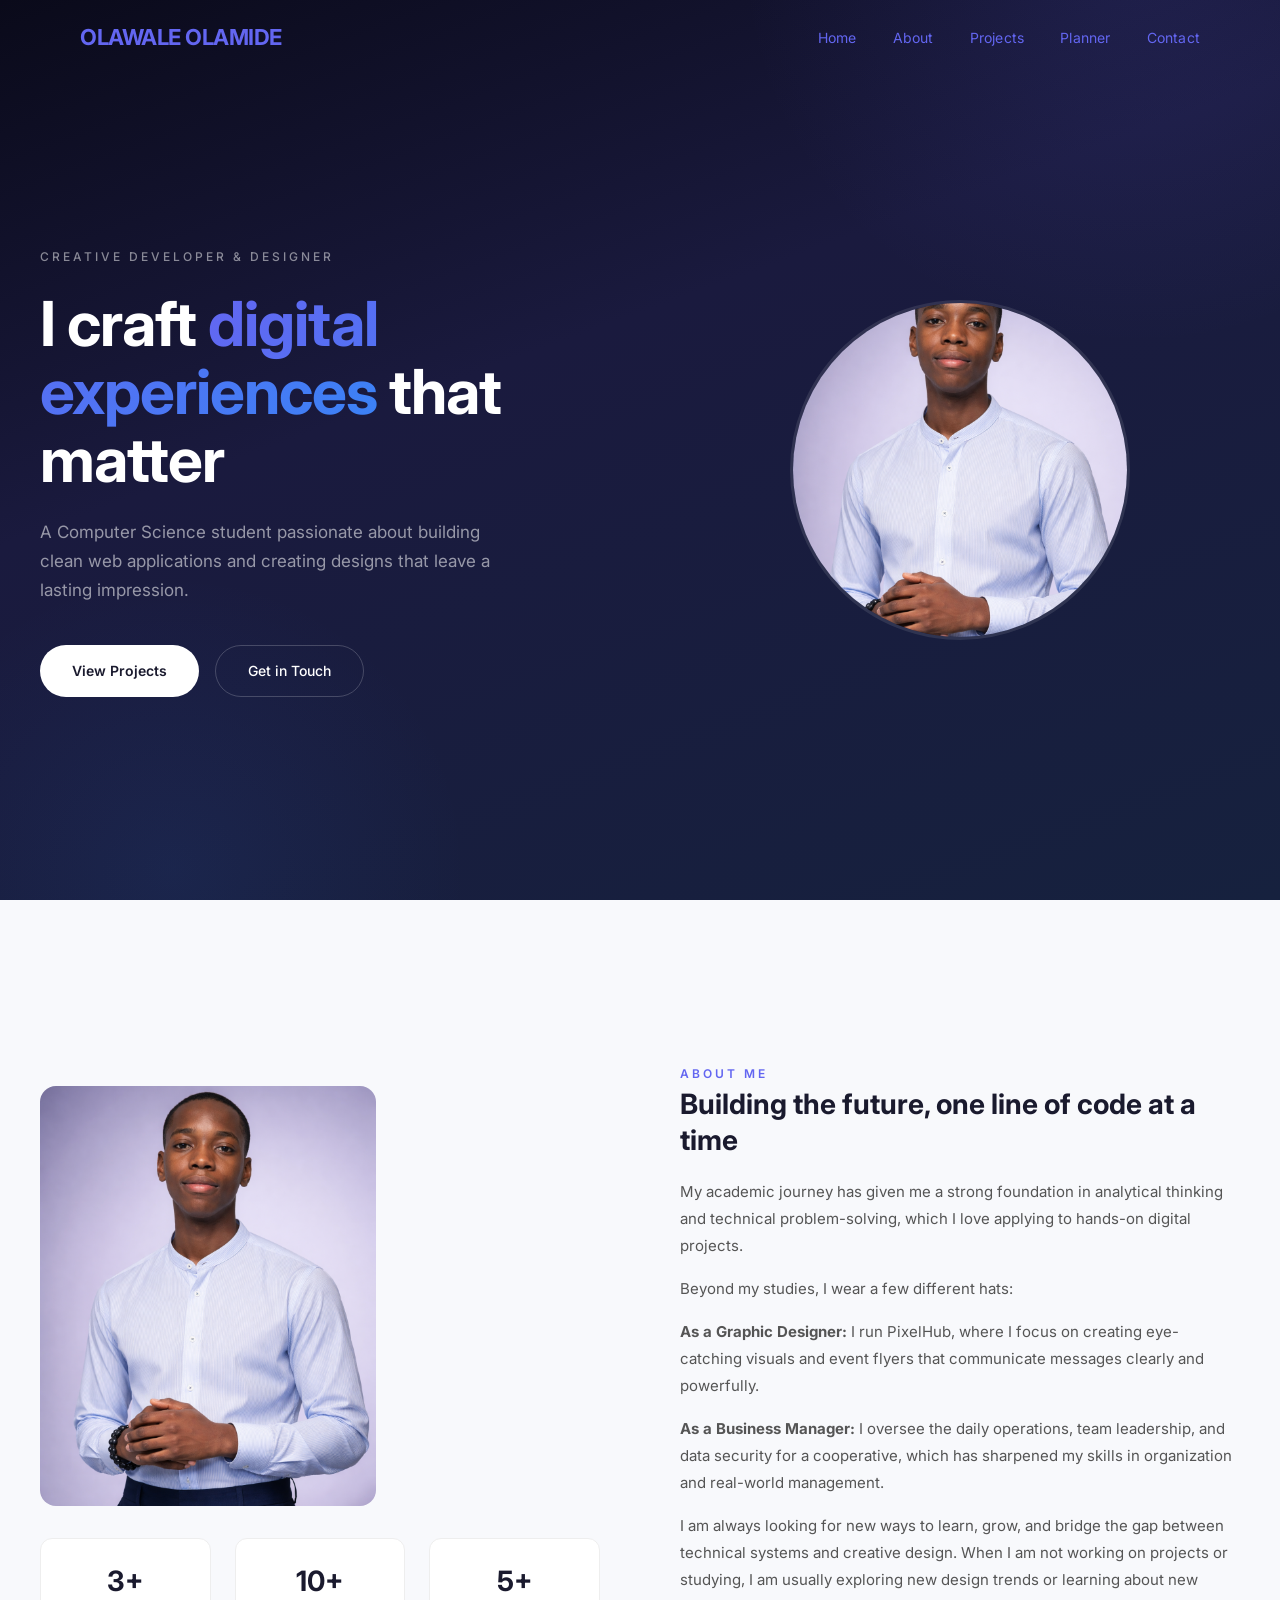
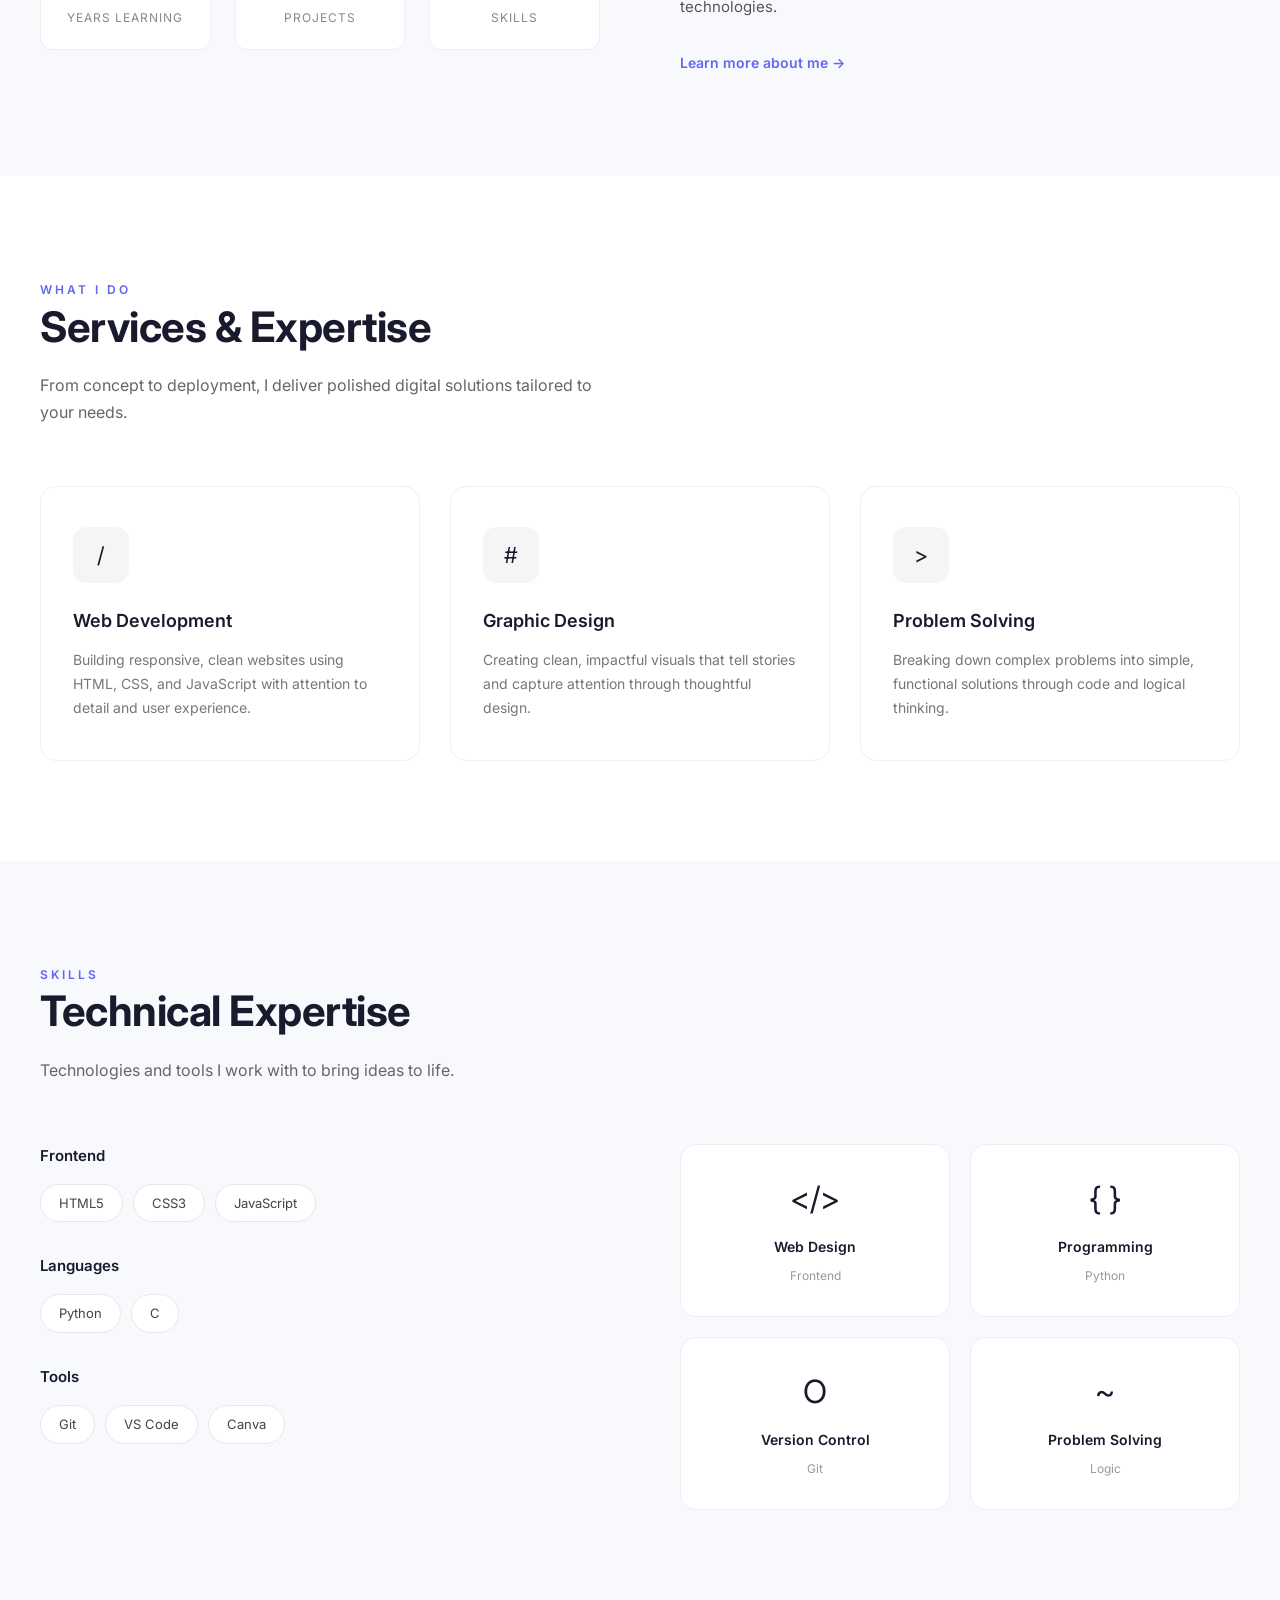
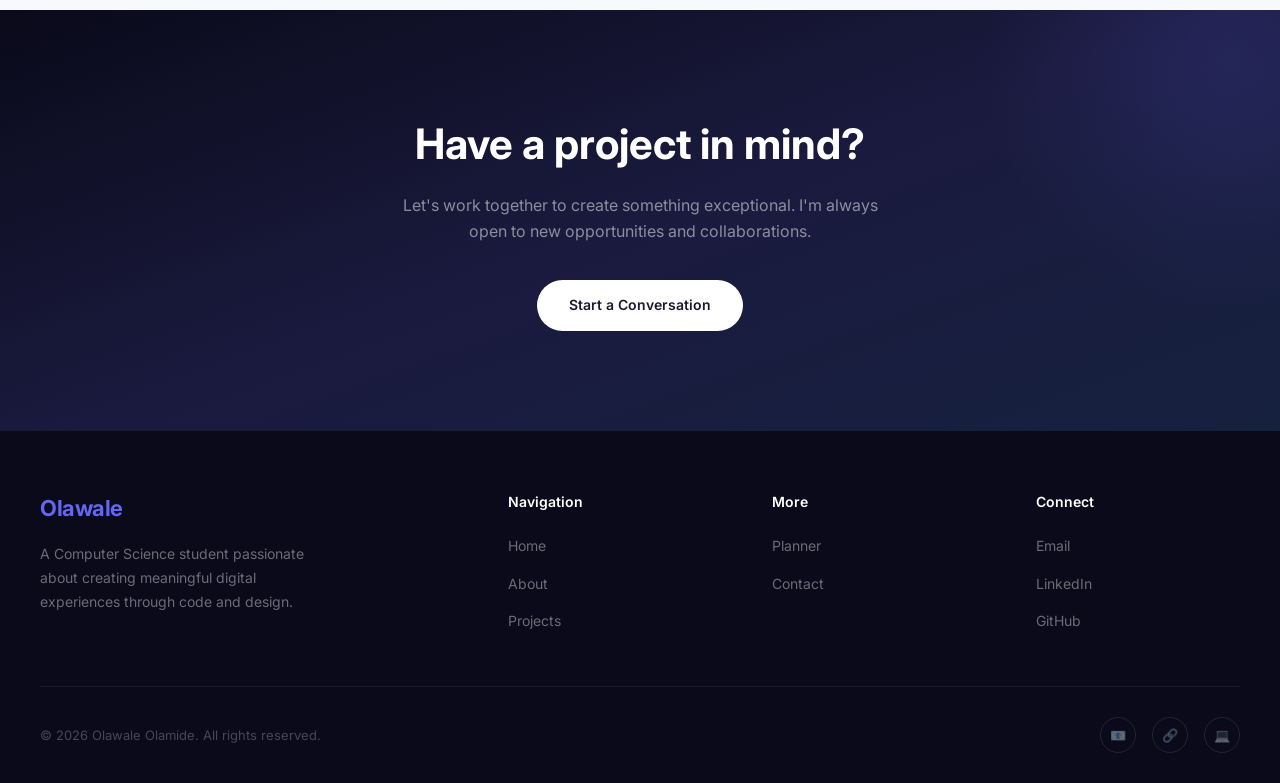
<file: index.html>
<!DOCTYPE html>
<html lang="en">

<head>
    <meta charset="UTF-8">
    <meta name="viewport" content="width=device-width, initial-scale=1.0">
    <title>Olawale Olamide -My Portfolio</title>
    <link rel="stylesheet" href="styles.css">
</head>

<body>

    <nav class="navbar" id="navbar">
        <div class="nav-container">
            <a href="index.html" class="logo">OLAWALE OLAMIDE</a>
            <button class="hamburger" id="hamburger" aria-label="Menu">
                <span></span>
                <span></span>
                <span></span>
            </button>
            <ul class="nav-links" id="navLinks">
                <li><a href="index.html">Home</a></li>
                <li><a href="about.html">About</a></li>
                <li><a href="projects.html">Projects</a></li>
                <li><a href="planner.html">Planner</a></li>
                <li><a href="contact.html">Contact</a></li>
            </ul>
        </div>
    </nav>

    <section class="hero">
        <div class="hero-container">
            <div class="hero-content">
                <span class="hero-tag">Creative Developer & Designer</span>
                <h1 class="hero-title">I craft <span class="highlight">digital experiences</span> that matter</h1>
                <p class="hero-desc">A Computer Science student passionate about building clean web applications and
                    creating designs that leave a lasting impression.</p>
                <div class="hero-buttons">
                    <a href="projects.html" class="btn-primary">View Projects</a>
                    <a href="contact.html" class="btn-outline">Get in Touch</a>
                </div>
            </div>
            <div class="hero-image">
                <img src="images/ChatGPT Image Dec 24, 2025, 05_37_59 PM.png" alt="Olawale Olamide">
            </div>
        </div>
    </section>

    <section class="about-section">
        <div class="section-container">
            <div class="about-grid">
                <div class="about-image reveal">
                    <div class="about-images-row">
                        <img src="images/ChatGPT Image Dec 24, 2025, 05_37_59 PM.png" alt="Olawale Olamide"
                            class="about-img-primary">
                    </div>
                    <div class="about-stats">
                        <div class="stat-item">
                            <span class="stat-number">3+</span>
                            <span class="stat-label">Years Learning</span>
                        </div>
                        <div class="stat-item">
                            <span class="stat-number">10+</span>
                            <span class="stat-label">Projects</span>
                        </div>
                        <div class="stat-item">
                            <span class="stat-number">5+</span>
                            <span class="stat-label">Skills</span>
                        </div>
                    </div>
                </div>
                <div class="about-text reveal reveal-delay-2">
                    <span class="section-label">About Me</span>
                    <h3>Building the future, one line of code at a time</h3>
                    <p>My academic journey has given me a strong foundation in analytical thinking and technical problem-solving, which I love applying to hands-on digital projects.</p>
                    <p>Beyond my studies, I wear a few different hats:</p>
                    <p><strong>As a Graphic Designer:</strong> I run PixelHub, where I focus on creating eye-catching visuals and event flyers that communicate messages clearly and powerfully.</p>
                    <p><strong>As a Business Manager:</strong> I oversee the daily operations, team leadership, and data security for a cooperative, which has sharpened my skills in organization and real-world management.</p>
                    <p>I am always looking for new ways to learn, grow, and bridge the gap between technical systems and creative design. When I am not working on projects or studying, I am usually exploring new design trends or learning about new technologies.</p>
                    <a href="about.html" class="btn-text">Learn more about me &rarr;</a>
                </div>
            </div>
        </div>
    </section>

    <section class="services-section">
        <div class="section-container">
            <div class="reveal">
                <span class="section-label">What I Do</span>
                <h2 class="section-title">Services & Expertise</h2>
                <p class="section-desc">From concept to deployment, I deliver polished digital solutions tailored to
                    your needs.</p>
            </div>
            <div class="services-grid">
                <div class="service-card reveal reveal-delay-1">
                    <div class="service-icon">/</div>
                    <h3>Web Development</h3>
                    <p>Building responsive, clean websites using HTML, CSS, and JavaScript with attention to detail and
                        user experience.</p>
                </div>
                <div class="service-card reveal reveal-delay-2">
                    <div class="service-icon">#</div>
                    <h3>Graphic Design</h3>
                    <p>Creating clean, impactful visuals that tell stories and capture attention through thoughtful
                        design.</p>
                </div>
                <div class="service-card reveal reveal-delay-3">
                    <div class="service-icon">&gt;</div>
                    <h3>Problem Solving</h3>
                    <p>Breaking down complex problems into simple, functional solutions through code and logical
                        thinking.</p>
                </div>
            </div>
        </div>
    </section>

    <section class="skills-section">
        <div class="section-container">
            <div class="reveal">
                <span class="section-label">Skills</span>
                <h2 class="section-title">Technical Expertise</h2>
                <p class="section-desc">Technologies and tools I work with to bring ideas to life.</p>
            </div>
            <div class="skills-wrapper">
                <div class="skill-category reveal">
                    <h4>Frontend</h4>
                    <div class="skill-tags">
                        <span class="skill-tag">HTML5</span>
                        <span class="skill-tag">CSS3</span>
                        <span class="skill-tag">JavaScript</span>
                    </div>
                    <h4>Languages</h4>
                    <div class="skill-tags">
                        <span class="skill-tag">Python</span>
                        <span class="skill-tag">C</span>
                    </div>
                    <h4>Tools</h4>
                    <div class="skill-tags">
                        <span class="skill-tag">Git</span>
                        <span class="skill-tag">VS Code</span>
                        <span class="skill-tag">Canva</span>
                    </div>
                </div>
                <div class="skills-visual reveal reveal-delay-2">
                    <div class="skill-block">
                        <div class="skill-block-icon">&lt;/&gt;</div>
                        <h5>Web Design</h5>
                        <span>Frontend</span>
                    </div>
                    <div class="skill-block">
                        <div class="skill-block-icon">{ }</div>
                        <h5>Programming</h5>
                        <span>Python</span>
                    </div>
                    <div class="skill-block">
                        <div class="skill-block-icon">O</div>
                        <h5>Version Control</h5>
                        <span>Git</span>
                    </div>
                    <div class="skill-block">
                        <div class="skill-block-icon">~</div>
                        <h5>Problem Solving</h5>
                        <span>Logic</span>
                    </div>
                </div>
            </div>
        </div>
    </section>

    <section class="cta-section">
        <div class="section-container reveal">
            <h2>Have a project in mind?</h2>
            <p>Let's work together to create something exceptional. I'm always open to new opportunities and
                collaborations.</p>
            <a href="contact.html" class="btn-primary">Start a Conversation</a>
        </div>
    </section>

    <footer class="footer">
        <div class="footer-container">
            <div class="footer-top">
                <div class="footer-brand">
                    <a href="index.html" class="logo">Olawale</a>
                    <p>A Computer Science student passionate about creating meaningful digital experiences through code
                        and design.</p>
                </div>
                <div class="footer-col">
                    <h4>Navigation</h4>
                    <ul>
                        <li><a href="index.html">Home</a></li>
                        <li><a href="about.html">About</a></li>
                        <li><a href="projects.html">Projects</a></li>
                    </ul>
                </div>
                <div class="footer-col">
                    <h4>More</h4>
                    <ul>
                        <li><a href="planner.html">Planner</a></li>
                        <li><a href="contact.html">Contact</a></li>
                    </ul>
                </div>
                <div class="footer-col">
                    <h4>Connect</h4>
                    <ul>
                        <li><a href="mailto:olawaleolamide070@gmail.com">Email</a></li>
                        <li><a href="https://www.linkedin.com/in/olamide-olawale-1792503b0" target="_blank">LinkedIn</a></li>
                        <li><a href="https://github.com/olawaleolamide070-ui" target="_blank">GitHub</a></li>
                    </ul>
                </div>
            </div>
            <div class="footer-bottom">
                <p>&copy; 2026 Olawale Olamide. All rights reserved.</p>
                <div class="footer-socials">
                    <a href="#">&#128231;</a>
                    <a href="#">&#128279;</a>
                    <a href="#">&#128187;</a>
                </div>
            </div>
        </div>
    </footer>

    <script src="script.js"></script>
</body>

</html>
</file>
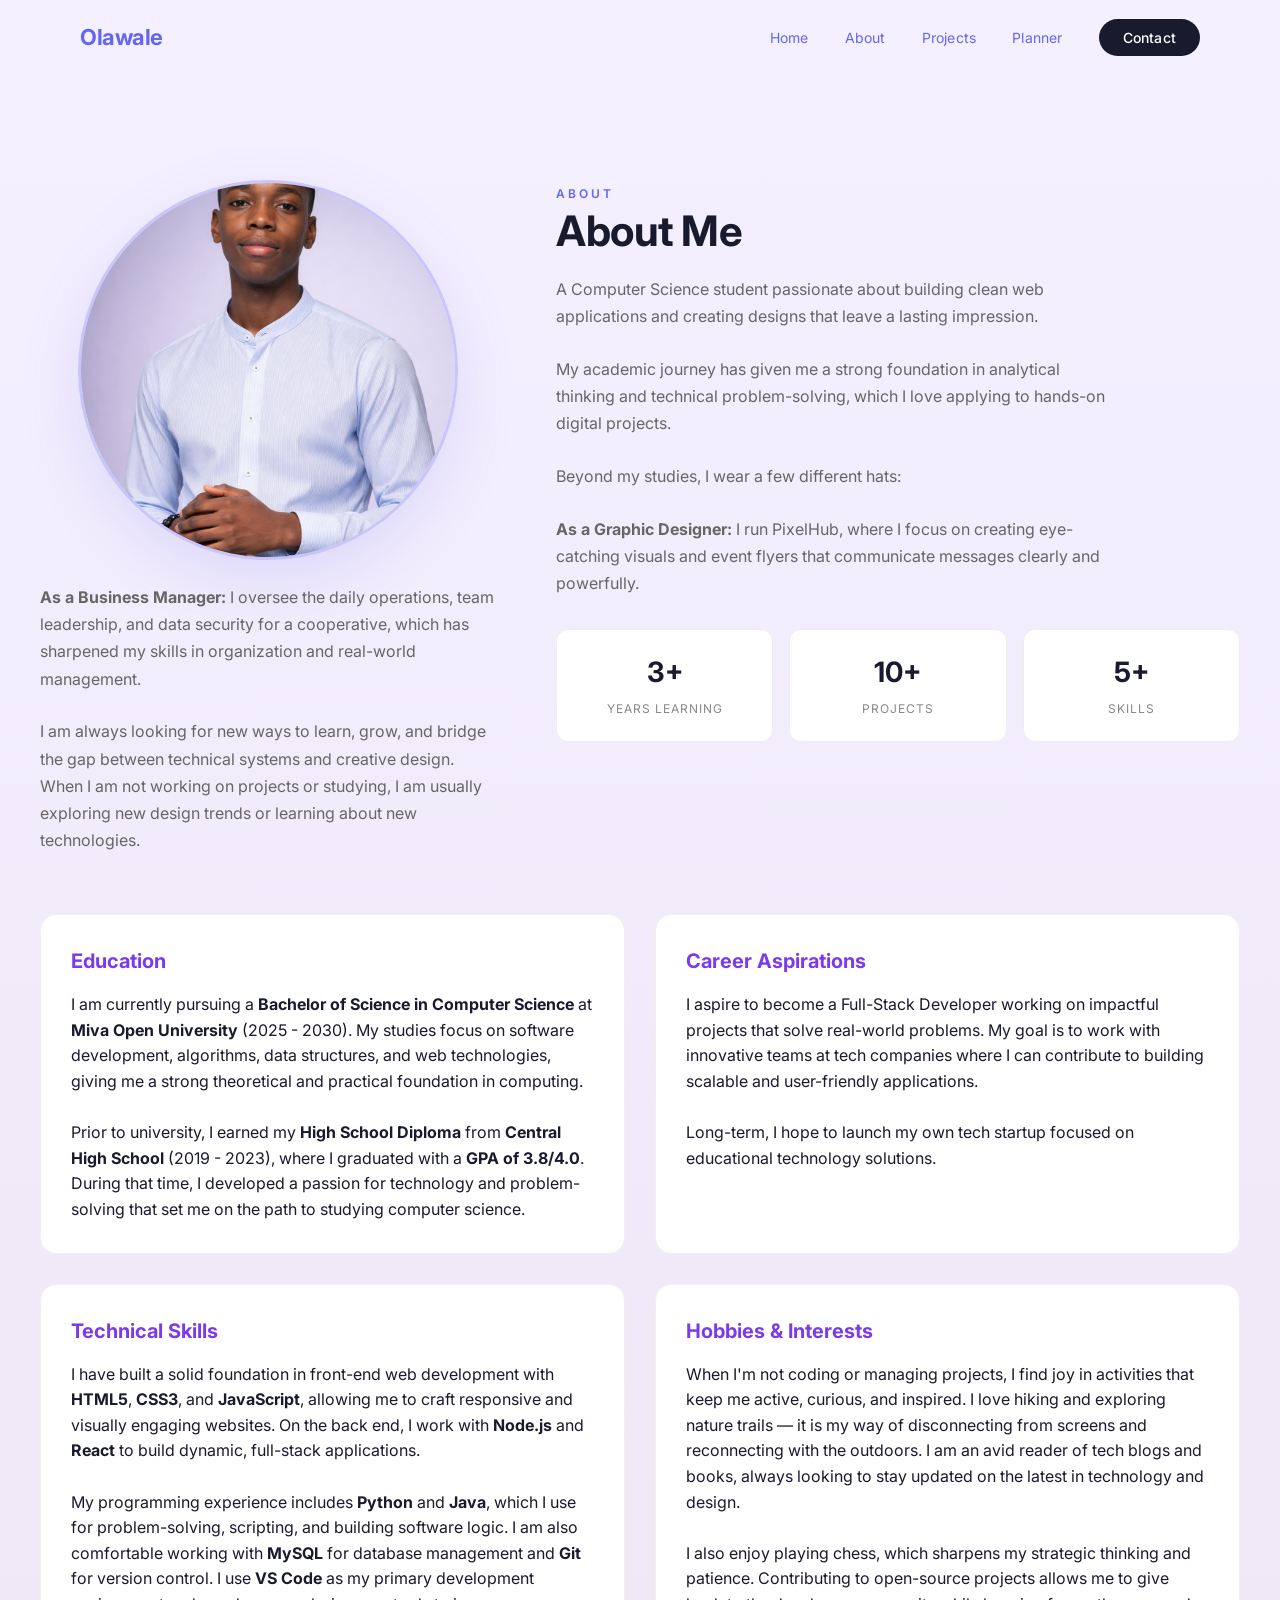
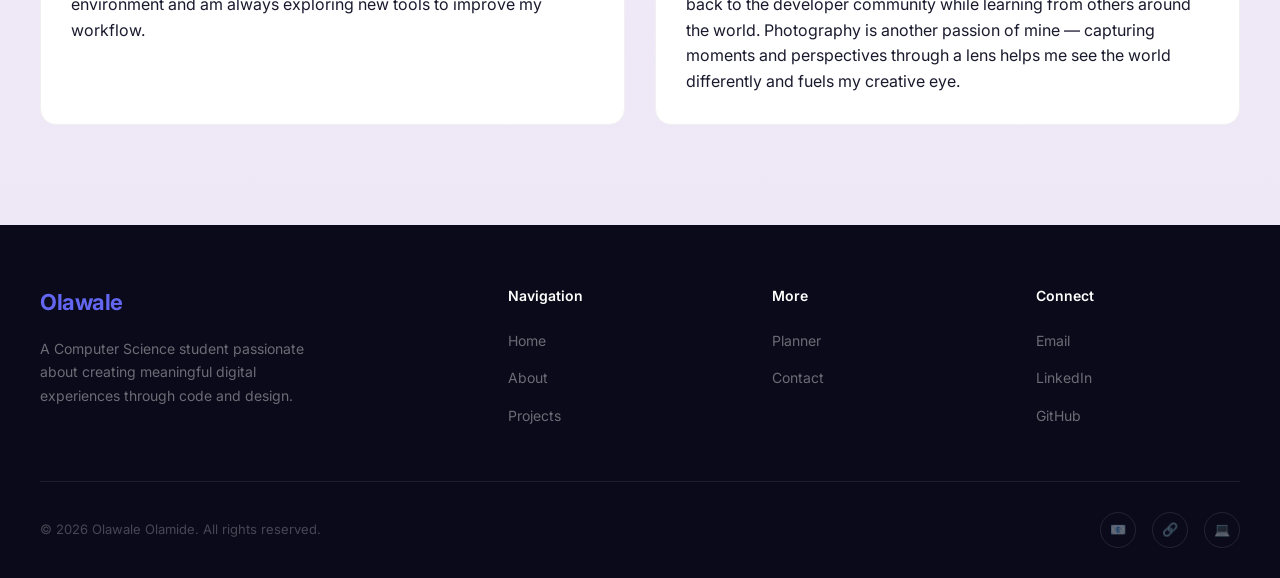
<file: about.html>
<!DOCTYPE html>
<html lang="en">

<head>
    <meta charset="UTF-8">
    <meta name="viewport" content="width=device-width, initial-scale=1.0">
    <title>About Me - Olawale Olamide</title>
    <link rel="stylesheet" href="styles.css">
</head>

<body>

    <nav class="navbar" id="navbar">
        <div class="nav-container">
            <a href="index.html" class="logo">Olawale</a>
            <button class="hamburger" id="hamburger" aria-label="Menu">
                <span></span>
                <span></span>
                <span></span>
            </button>
            <ul class="nav-links" id="navLinks">
                <li><a href="index.html">Home</a></li>
                <li><a href="about.html">About</a></li>
                <li><a href="projects.html">Projects</a></li>
                <li><a href="planner.html">Planner</a></li>
                <li><a href="contact.html" class="btn-nav">Contact</a></li>
            </ul>
        </div>
    </nav>

    <section style="padding-top: 140px; min-height: 100vh; background: linear-gradient(180deg, #f5f0ff 0%, #ede7f6 100%);">
        <div class="section-container">
            <div style="display: grid; grid-template-columns: 1fr 1.5fr; gap: 60px; align-items: start; margin-top: 40px;">
                <div>
                    <div class="reveal reveal-delay-2" style="display: flex; justify-content: center;">
                        <img src="images/ChatGPT Image Dec 24, 2025, 05_37_59 PM.png" alt="Olawale Olamide" style="width: 380px; height: 380px; border-radius: 50%; object-fit: cover; border: 3px solid rgba(99, 102, 241, 0.3); box-shadow: 0 20px 60px rgba(99, 102, 241, 0.15);">
                    </div>
                    <div class="reveal" style="margin-top: 24px;">
                        <p class="section-desc"><strong>As a Business Manager:</strong> I oversee the daily operations, team leadership, and data security for a cooperative, which has sharpened my skills in organization and real-world management.</p>
                        <br><p class="section-desc">I am always looking for new ways to learn, grow, and bridge the gap between technical systems and creative design. When I am not working on projects or studying, I am usually exploring new design trends or learning about new technologies.</p>
                    </div>
                </div>
                <div class="reveal">
                    <span class="section-label">About</span>
                    <h2 class="section-title">About Me</h2>
                    <p class="section-desc">A Computer Science student passionate about building clean web applications and creating designs that leave a lasting impression.</p>
                    <br><p class="section-desc">My academic journey has given me a strong foundation in analytical thinking and technical problem-solving, which I love applying to hands-on digital projects.</p>
                    <br><p class="section-desc">Beyond my studies, I wear a few different hats:</p>
                    <br><p class="section-desc"><strong>As a Graphic Designer:</strong> I run PixelHub, where I focus on creating eye-catching visuals and event flyers that communicate messages clearly and powerfully.</p>
                    <div style="display: grid; grid-template-columns: repeat(3, 1fr); gap: 16px; margin-top: 32px;">
                        <div style="text-align: center; padding: 20px; background: #fff; border-radius: 12px; border: 1px solid #eee;">
                            <span style="font-size: 28px; font-weight: 700; color: #1a1a2e; display: block;">3+</span>
                            <span style="font-size: 12px; color: #888; text-transform: uppercase; letter-spacing: 1px;">Years Learning</span>
                        </div>
                        <div style="text-align: center; padding: 20px; background: #fff; border-radius: 12px; border: 1px solid #eee;">
                            <span style="font-size: 28px; font-weight: 700; color: #1a1a2e; display: block;">10+</span>
                            <span style="font-size: 12px; color: #888; text-transform: uppercase; letter-spacing: 1px;">Projects</span>
                        </div>
                        <div style="text-align: center; padding: 20px; background: #fff; border-radius: 12px; border: 1px solid #eee;">
                            <span style="font-size: 28px; font-weight: 700; color: #1a1a2e; display: block;">5+</span>
                            <span style="font-size: 12px; color: #888; text-transform: uppercase; letter-spacing: 1px;">Skills</span>
                        </div>
                    </div>
                </div>
            </div>

            <div class="about-cards-grid">
                <div class="project-card reveal" style="padding: 30px;">
                    <h3 style="color: #7c3aed; margin-bottom: 15px; font-size: 1.25rem;">Education</h3>
                    <p>I am currently pursuing a <strong>Bachelor of Science in Computer Science</strong> at <strong>Miva Open University</strong> (2025 - 2030). My studies focus on software development, algorithms, data structures, and web technologies, giving me a strong theoretical and practical foundation in computing.</p>
                    <br>
                    <p>Prior to university, I earned my <strong>High School Diploma</strong> from <strong>Central High School</strong> (2019 - 2023), where I graduated with a <strong>GPA of 3.8/4.0</strong>. During that time, I developed a passion for technology and problem-solving that set me on the path to studying computer science.</p>
                </div>

                <div class="project-card reveal reveal-delay-1" style="padding: 30px;">
                    <h3 style="color: #7c3aed; margin-bottom: 15px; font-size: 1.25rem;">Career Aspirations</h3>
                    <p>I aspire to become a Full-Stack Developer working on impactful projects that solve real-world problems. My goal is to work with innovative teams at tech companies where I can contribute to building scalable and user-friendly applications.</p>
                    <br>
                    <p>Long-term, I hope to launch my own tech startup focused on educational technology solutions.</p>
                </div>

                <div class="project-card reveal reveal-delay-3" style="padding: 30px;">
                    <h3 style="color: #7c3aed; margin-bottom: 15px; font-size: 1.25rem;">Technical Skills</h3>
                    <p>I have built a solid foundation in front-end web development with <strong>HTML5</strong>, <strong>CSS3</strong>, and <strong>JavaScript</strong>, allowing me to craft responsive and visually engaging websites. On the back end, I work with <strong>Node.js</strong> and <strong>React</strong> to build dynamic, full-stack applications.</p>
                    <br>
                    <p>My programming experience includes <strong>Python</strong> and <strong>Java</strong>, which I use for problem-solving, scripting, and building software logic. I am also comfortable working with <strong>MySQL</strong> for database management and <strong>Git</strong> for version control. I use <strong>VS Code</strong> as my primary development environment and am always exploring new tools to improve my workflow.</p>
                </div>

                <div class="project-card reveal reveal-delay-4" style="padding: 30px;">
                    <h3 style="color: #7c3aed; margin-bottom: 15px; font-size: 1.25rem;">Hobbies & Interests</h3>
                    <p>When I'm not coding or managing projects, I find joy in activities that keep me active, curious, and inspired. I love hiking and exploring nature trails — it is my way of disconnecting from screens and reconnecting with the outdoors. I am an avid reader of tech blogs and books, always looking to stay updated on the latest in technology and design.</p>
                    <br>
                    <p>I also enjoy playing chess, which sharpens my strategic thinking and patience. Contributing to open-source projects allows me to give back to the developer community while learning from others around the world. Photography is another passion of mine — capturing moments and perspectives through a lens helps me see the world differently and fuels my creative eye.</p>
                </div>
            </div>
        </div>
    </section>

    <footer class="footer">
        <div class="footer-container">
            <div class="footer-top">
                <div class="footer-brand">
                    <a href="index.html" class="logo">Olawale</a>
                    <p>A Computer Science student passionate about creating meaningful digital experiences through code and design.</p>
                </div>
                <div class="footer-col">
                    <h4>Navigation</h4>
                    <ul>
                        <li><a href="index.html">Home</a></li>
                        <li><a href="about.html">About</a></li>
                        <li><a href="projects.html">Projects</a></li>
                    </ul>
                </div>
                <div class="footer-col">
                    <h4>More</h4>
                    <ul>
                        <li><a href="planner.html">Planner</a></li>
                        <li><a href="contact.html">Contact</a></li>
                    </ul>
                </div>
                <div class="footer-col">
                    <h4>Connect</h4>
                    <ul>
                        <li><a href="mailto:olawaleolamide070@gmail.com">Email</a></li>
                        <li><a href="https://www.linkedin.com/in/olamide-olawale-1792503b0" target="_blank">LinkedIn</a></li>
                        <li><a href="https://github.com/olawaleolamide070-ui" target="_blank">GitHub</a></li>
                    </ul>
                </div>
            </div>
            <div class="footer-bottom">
                <p>&copy; 2026 Olawale Olamide. All rights reserved.</p>
                <div class="footer-socials">
                    <a href="#">&#128231;</a>
                    <a href="#">&#128279;</a>
                    <a href="#">&#128187;</a>
                </div>
            </div>
        </div>
    </footer>

    <script src="script.js"></script>
</body>

</html>
</file>
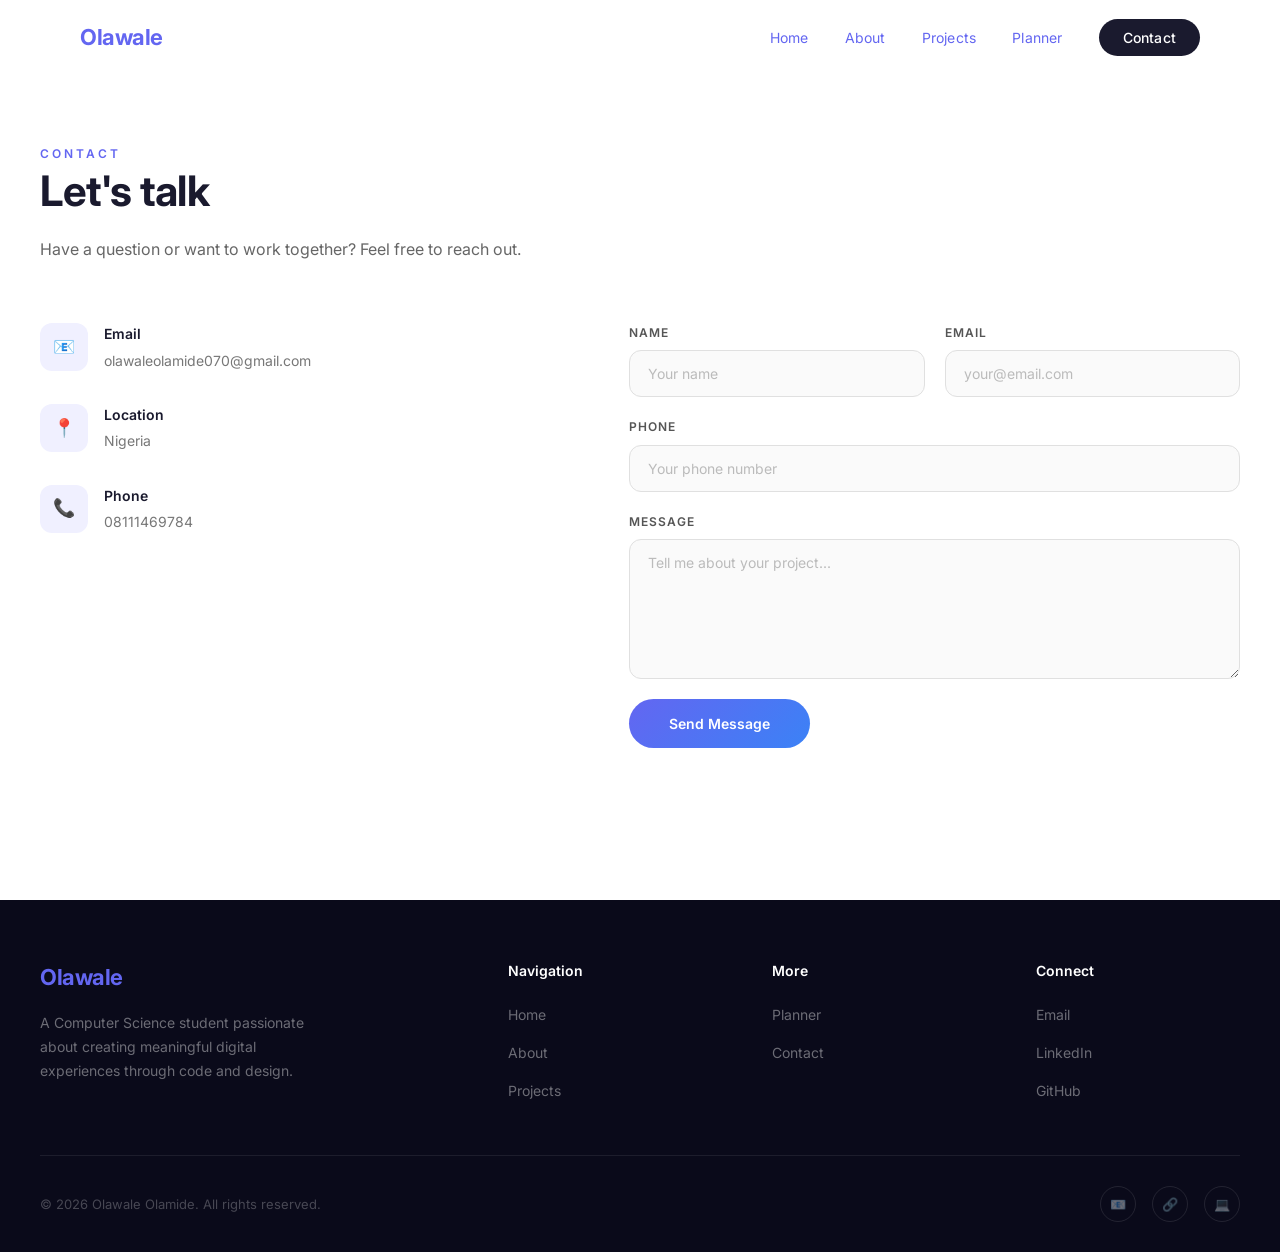
<file: contact.html>
<!DOCTYPE html>
<html lang="en">
<head>
    <meta charset="UTF-8">
    <meta name="viewport" content="width=device-width, initial-scale=1.0">
    <title>Contact - Olawale Olamide</title>
    <link rel="stylesheet" href="styles.css">
</head>
<body>

    <nav class="navbar" id="navbar">
        <div class="nav-container">
            <a href="index.html" class="logo">Olawale</a>
            <button class="hamburger" id="hamburger" aria-label="Menu">
                <span></span>
                <span></span>
                <span></span>
            </button>
            <ul class="nav-links" id="navLinks">
                <li><a href="index.html">Home</a></li>
                <li><a href="about.html">About</a></li>
                <li><a href="projects.html">Projects</a></li>
                <li><a href="planner.html">Planner</a></li>
                <li><a href="contact.html" class="btn-nav">Contact</a></li>
            </ul>
        </div>
    </nav>

    <section style="padding-top: 140px; min-height: 100vh;">
        <div class="section-container">
            <div class="reveal">
                <span class="section-label">Contact</span>
                <h2 class="section-title">Let's talk</h2>
                <p class="section-desc">Have a question or want to work together? Feel free to reach out.</p>
            </div>

            <div class="contact-grid">
                <div class="reveal">
                    <div class="contact-info-item">
                        <div class="contact-info-icon">&#128231;</div>
                        <div>
                            <h4>Email</h4>
                            <p>olawaleolamide070@gmail.com</p>
                        </div>
                    </div>
                    <div class="contact-info-item">
                        <div class="contact-info-icon">&#128205;</div>
                        <div>
                            <h4>Location</h4>
                            <p>Nigeria</p>
                        </div>
                    </div>
                    <div class="contact-info-item">
                        <div class="contact-info-icon">&#128222;</div>
                        <div>
                            <h4>Phone</h4>
                            <p>08111469784</p>
                        </div>
                    </div>
                </div>

                <div class="reveal reveal-delay-2">
                    <form class="contact-form" id="contactForm" onsubmit="return validateForm()">
                        <div class="form-row">
                            <div class="form-group">
                                <label for="name">Name</label>
                                <input type="text" id="name" name="name" placeholder="Your name">
                                <div class="error-message" id="nameError">Please enter your name.</div>
                            </div>
                            <div class="form-group">
                                <label for="email">Email</label>
                                <input type="email" id="email" name="email" placeholder="your@email.com">
                                <div class="error-message" id="emailError">Please enter a valid email.</div>
                            </div>
                        </div>
                        <div class="form-group">
                            <label for="phone">Phone</label>
                            <input type="tel" id="phone" name="phone" placeholder="Your phone number">
                            <div class="error-message" id="phoneError">Please enter a valid phone number.</div>
                        </div>
                        <div class="form-group">
                            <label for="message">Message</label>
                            <textarea id="message" name="message" placeholder="Tell me about your project..."></textarea>
                            <div class="error-message" id="messageError">Please enter your message.</div>
                        </div>
                        <button type="submit" class="btn-submit">Send Message</button>
                    </form>
                </div>
            </div>
        </div>
    </section>

    <footer class="footer">
        <div class="footer-container">
            <div class="footer-top">
                <div class="footer-brand">
                    <a href="index.html" class="logo">Olawale</a>
                    <p>A Computer Science student passionate about creating meaningful digital experiences through code and design.</p>
                </div>
                <div class="footer-col">
                    <h4>Navigation</h4>
                    <ul>
                        <li><a href="index.html">Home</a></li>
                        <li><a href="about.html">About</a></li>
                        <li><a href="projects.html">Projects</a></li>
                    </ul>
                </div>
                <div class="footer-col">
                    <h4>More</h4>
                    <ul>
                        <li><a href="planner.html">Planner</a></li>
                        <li><a href="contact.html">Contact</a></li>
                    </ul>
                </div>
                <div class="footer-col">
                    <h4>Connect</h4>
                    <ul>
                        <li><a href="mailto:olawaleolamide070@gmail.com">Email</a></li>
                        <li><a href="https://www.linkedin.com/in/olamide-olawale-1792503b0" target="_blank">LinkedIn</a></li>
                        <li><a href="https://github.com/olawaleolamide070-ui" target="_blank">GitHub</a></li>
                    </ul>
                </div>
            </div>
            <div class="footer-bottom">
                <p>&copy; 2026 Olawale Olamide. All rights reserved.</p>
                <div class="footer-socials">
                    <a href="#">&#128231;</a>
                    <a href="#">&#128279;</a>
                    <a href="#">&#128187;</a>
                </div>
            </div>
        </div>
    </footer>

    <script>
        function validateForm() {
            let isValid = true;
            document.querySelectorAll('.error-message').forEach(function(el) {
                el.style.display = 'none';
            });

            var name = document.getElementById('name').value.trim();
            if (name === '') {
                document.getElementById('nameError').style.display = 'block';
                isValid = false;
            }

            var email = document.getElementById('email').value.trim();
            var emailRegex = /^[^\s@]+@[^\s@]+\.[^\s@]+$/;
            if (!emailRegex.test(email)) {
                document.getElementById('emailError').style.display = 'block';
                isValid = false;
            }

            var phone = document.getElementById('phone').value.trim();
            var phoneRegex = /^[0-9]+$/;
            if (!phoneRegex.test(phone)) {
                document.getElementById('phoneError').style.display = 'block';
                isValid = false;
            }

            var message = document.getElementById('message').value.trim();
            if (message === '') {
                document.getElementById('messageError').style.display = 'block';
                isValid = false;
            }

            if (isValid) {
                alert('Message sent successfully!');
                document.getElementById('contactForm').reset();
            }

            return false;
        }
    </script>
    <script src="script.js"></script>
</body>
</html>
</file>
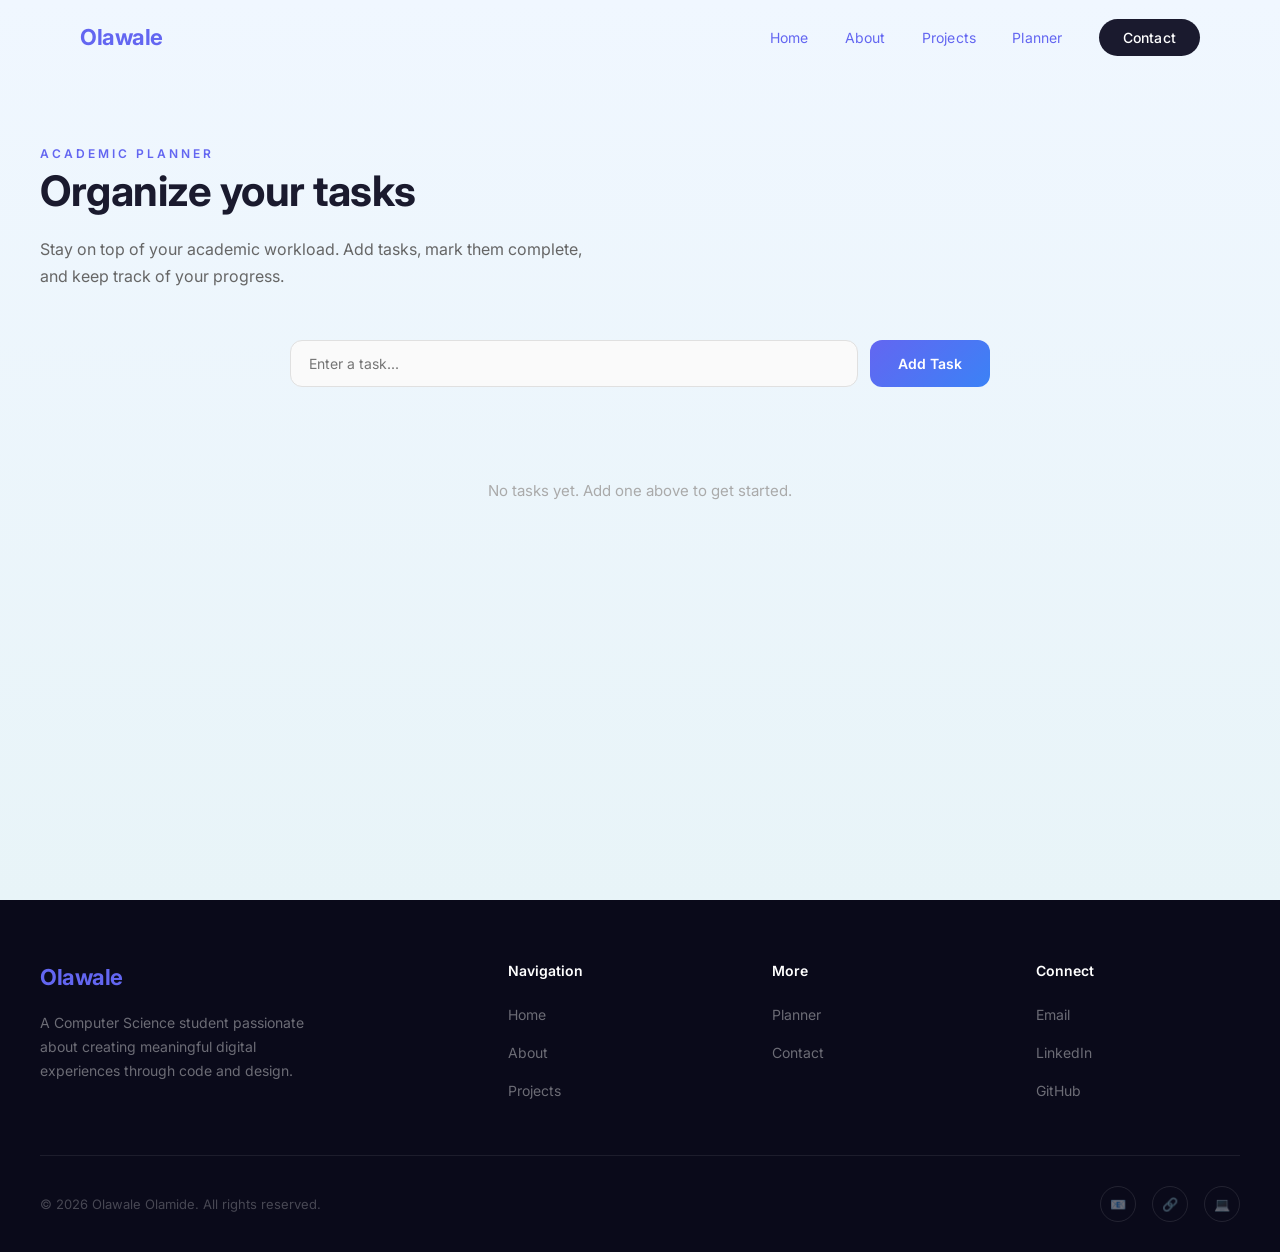
<file: planner.html>
<!DOCTYPE html>
<html lang="en">
<head>
    <meta charset="UTF-8">
    <meta name="viewport" content="width=device-width, initial-scale=1.0">
    <title>Academic Planner - Olawale Olamide</title>
    <link rel="stylesheet" href="styles.css">
    <style>
        .planner-wrapper {
            max-width: 700px;
            margin: 0 auto;
        }
        .task-input-row {
            display: flex;
            gap: 12px;
            margin-bottom: 32px;
        }
        .task-input-row input {
            flex: 1;
            padding: 14px 18px;
            border: 1px solid #e0e0e0;
            border-radius: 12px;
            font-size: 14px;
            font-family: inherit;
            background: #fafafa;
            transition: all 0.3s ease;
        }
        .task-input-row input:focus {
            outline: none;
            border-color: #6366f1;
            background: #fff;
            box-shadow: 0 0 0 4px rgba(99, 102, 241, 0.08);
        }
        .task-input-row button {
            padding: 14px 28px;
            background: linear-gradient(135deg, #6366f1, #3b82f6);
            color: #fff;
            border: none;
            border-radius: 12px;
            font-size: 14px;
            font-weight: 600;
            font-family: inherit;
            cursor: pointer;
            transition: all 0.3s ease;
            white-space: nowrap;
        }
        .task-input-row button:hover {
            transform: translateY(-2px);
            box-shadow: 0 8px 25px rgba(99, 102, 241, 0.3);
        }
        .task-list {
            list-style: none;
            display: flex;
            flex-direction: column;
            gap: 10px;
        }
        .task-item {
            display: flex;
            align-items: center;
            gap: 14px;
            padding: 16px 20px;
            background: #fff;
            border: 1px solid #f0f0f0;
            border-radius: 12px;
            transition: all 0.3s ease;
        }
        .task-item:hover {
            border-color: #e0e0e0;
            box-shadow: 0 4px 15px rgba(0, 0, 0, 0.03);
        }
        .task-item.completed span {
            text-decoration: line-through;
            color: #aaa;
        }
        .task-item span {
            flex: 1;
            font-size: 14px;
            color: #333;
        }
        .task-item button {
            padding: 8px 16px;
            border: none;
            border-radius: 8px;
            cursor: pointer;
            font-size: 12px;
            font-weight: 600;
            font-family: inherit;
            transition: all 0.2s ease;
        }
        .task-item button:hover {
            transform: translateY(-1px);
        }
        .btn-complete {
            background: #ecfdf5;
            color: #059669;
        }
        .btn-delete {
            background: #fef2f2;
            color: #dc2626;
        }
        .empty-state {
            text-align: center;
            padding: 60px 20px;
            color: #aaa;
        }
        .empty-state p {
            font-size: 15px;
        }
    </style>
</head>
<body>

    <nav class="navbar" id="navbar">
        <div class="nav-container">
            <a href="index.html" class="logo">Olawale</a>
            <button class="hamburger" id="hamburger" aria-label="Menu">
                <span></span>
                <span></span>
                <span></span>
            </button>
            <ul class="nav-links" id="navLinks">
                <li><a href="index.html">Home</a></li>
                <li><a href="about.html">About</a></li>
                <li><a href="projects.html">Projects</a></li>
                <li><a href="planner.html">Planner</a></li>
                <li><a href="contact.html" class="btn-nav">Contact</a></li>
            </ul>
        </div>
    </nav>

    <section style="padding-top: 140px; min-height: 100vh; background: linear-gradient(180deg, #f0f7ff 0%, #e8f4f8 100%);">
        <div class="section-container">
            <div class="reveal">
                <span class="section-label">Academic Planner</span>
                <h2 class="section-title">Organize your tasks</h2>
                <p class="section-desc">Stay on top of your academic workload. Add tasks, mark them complete, and keep track of your progress.</p>
            </div>

            <div class="planner-wrapper reveal reveal-delay-2" style="margin-top: 50px;">
                <div class="task-input-row">
                    <input type="text" id="taskInput" placeholder="Enter a task...">
                    <button onclick="addTask()">Add Task</button>
                </div>

                <ul class="task-list" id="taskList"></ul>

                <div class="empty-state" id="emptyState">
                    <p>No tasks yet. Add one above to get started.</p>
                </div>
            </div>
        </div>
    </section>

    <footer class="footer">
        <div class="footer-container">
            <div class="footer-top">
                <div class="footer-brand">
                    <a href="index.html" class="logo">Olawale</a>
                    <p>A Computer Science student passionate about creating meaningful digital experiences through code and design.</p>
                </div>
                <div class="footer-col">
                    <h4>Navigation</h4>
                    <ul>
                        <li><a href="index.html">Home</a></li>
                        <li><a href="about.html">About</a></li>
                        <li><a href="projects.html">Projects</a></li>
                    </ul>
                </div>
                <div class="footer-col">
                    <h4>More</h4>
                    <ul>
                        <li><a href="planner.html">Planner</a></li>
                        <li><a href="contact.html">Contact</a></li>
                    </ul>
                </div>
                <div class="footer-col">
                    <h4>Connect</h4>
                    <ul>
                        <li><a href="mailto:olawaleolamide070@gmail.com">Email</a></li>
                        <li><a href="https://www.linkedin.com/in/olamide-olawale-1792503b0" target="_blank">LinkedIn</a></li>
                        <li><a href="https://github.com/olawaleolamide070-ui" target="_blank">GitHub</a></li>
                    </ul>
                </div>
            </div>
            <div class="footer-bottom">
                <p>&copy; 2026 Olawale Olamide. All rights reserved.</p>
                <div class="footer-socials">
                    <a href="#">&#128231;</a>
                    <a href="#">&#128279;</a>
                    <a href="#">&#128187;</a>
                </div>
            </div>
        </div>
    </footer>

    <script>
        function addTask() {
            var input = document.getElementById('taskInput');
            var taskText = input.value.trim();
            if (taskText === '') return;

            var taskList = document.getElementById('taskList');
            var li = document.createElement('li');
            li.className = 'task-item';
            li.innerHTML = '<span>' + taskText + '</span>' +
                '<button class="btn-complete" onclick="completeTask(this)">Done</button>' +
                '<button class="btn-delete" onclick="deleteTask(this)">Remove</button>';

            taskList.appendChild(li);
            input.value = '';
            updateEmpty();
        }

        function completeTask(btn) {
            var item = btn.parentElement;
            item.classList.toggle('completed');
            btn.textContent = item.classList.contains('completed') ? 'Undo' : 'Done';
        }

        function deleteTask(btn) {
            btn.parentElement.remove();
            updateEmpty();
        }

        function updateEmpty() {
            var list = document.getElementById('taskList');
            var empty = document.getElementById('emptyState');
            empty.style.display = list.children.length === 0 ? 'block' : 'none';
        }

        document.getElementById('taskInput').addEventListener('keypress', function(e) {
            if (e.key === 'Enter') addTask();
        });
    </script>
    <script src="script.js"></script>
</body>
</html>
</file>
<file: styles.css>
@import url('https://fonts.googleapis.com/css2?family=Inter:wght@300;400;500;600;700&display=swap');

* {
    margin: 0;
    padding: 0;
    box-sizing: border-box;
}

html {
    scroll-behavior: smooth;
}

body {
    font-family: 'Inter', -apple-system, BlinkMacSystemFont, sans-serif;
    line-height: 1.6;
    color: #1a1a2e;
    background: #fff;
    overflow-x: hidden;
}

/* ===================== NAVIGATION ===================== */
.navbar {
    position: fixed;
    top: 0;
    left: 0;
    width: 100%;
    z-index: 1000;
    padding: 20px 0;
    transition: all 0.4s cubic-bezier(0.25, 0.46, 0.45, 0.94);
}

.navbar.scrolled {
    background: rgba(255, 255, 255, 0.97);
    backdrop-filter: blur(20px);
    padding: 12px 0;
    box-shadow: 0 1px 30px rgba(0, 0, 0, 0.06);
}

.nav-container {
    max-width: 1200px;
    margin: 0 auto;
    padding: 0 40px;
    display: flex;
    justify-content: space-between;
    align-items: center;
}

.logo {
    font-size: 22px;
    font-weight: 700;
    text-decoration: none;
    color: #6366f1;
    letter-spacing: -0.5px;
    transition: color 0.3s ease;
}

.navbar.scrolled .logo {
    color: #1a1a2e;
}

.nav-links {
    list-style: none;
    display: flex;
    gap: 36px;
    align-items: center;
}

.nav-links a {
    text-decoration: none;
    color: #6366f1;
    font-size: 14px;
    font-weight: 400;
    transition: color 0.3s ease;
    letter-spacing: 0.2px;
}

.navbar.scrolled .nav-links a {
    color: #555;
}

.nav-links a:hover {
    color: #3b82f6;
}

.navbar.scrolled .nav-links a:hover {
    color: #1a1a2e;
}

.nav-links .btn-nav {
    background: #1a1a2e;
    color: #fff;
    padding: 10px 24px;
    border-radius: 50px;
    font-weight: 500;
    transition: all 0.3s ease;
}

.navbar.scrolled .btn-nav {
    background: #1a1a2e;
    color: #fff;
}

.nav-links .btn-nav:hover {
    transform: translateY(-2px);
    box-shadow: 0 8px 25px rgba(0, 0, 0, 0.15);
}

.hamburger {
    display: none;
    flex-direction: column;
    cursor: pointer;
    background: none;
    border: none;
    gap: 5px;
    z-index: 1001;
}

.hamburger span {
    width: 24px;
    height: 2px;
    background: #fff;
    transition: all 0.3s ease;
    border-radius: 2px;
}

.navbar.scrolled .hamburger span {
    background: #1a1a2e;
}

.hamburger.active span:nth-child(1) {
    transform: rotate(45deg) translate(5px, 5px);
}

.hamburger.active span:nth-child(2) {
    opacity: 0;
}

.hamburger.active span:nth-child(3) {
    transform: rotate(-45deg) translate(5px, -5px);
}

/* ===================== HERO ===================== */
.hero {
    min-height: 100vh;
    display: flex;
    align-items: center;
    background: linear-gradient(160deg, #0a0a1a 0%, #1a1a3e 40%, #16213e 100%);
    position: relative;
    overflow: hidden;
    padding: 120px 40px 80px;
}

.hero::before {
    content: '';
    position: absolute;
    top: -50%;
    right: -20%;
    width: 800px;
    height: 800px;
    background: radial-gradient(circle, rgba(99, 102, 241, 0.12) 0%, transparent 70%);
    border-radius: 50%;
}

.hero::after {
    content: '';
    position: absolute;
    bottom: -30%;
    left: -10%;
    width: 600px;
    height: 600px;
    background: radial-gradient(circle, rgba(59, 130, 246, 0.08) 0%, transparent 70%);
    border-radius: 50%;
}

.hero-container {
    max-width: 1200px;
    margin: 0 auto;
    width: 100%;
    display: grid;
    grid-template-columns: 1fr 1fr;
    gap: 80px;
    align-items: center;
    position: relative;
    z-index: 1;
}

.hero-content {
    opacity: 0;
    transform: translateY(40px);
    animation: fadeUp 0.8s cubic-bezier(0.25, 0.46, 0.45, 0.94) 0.2s forwards;
}

.hero-tag {
    display: inline-block;
    font-size: 12px;
    font-weight: 500;
    letter-spacing: 3px;
    text-transform: uppercase;
    color: rgba(255, 255, 255, 0.5);
    margin-bottom: 24px;
}

.hero-title {
    font-size: clamp(36px, 5vw, 62px);
    font-weight: 700;
    color: #fff;
    line-height: 1.1;
    margin-bottom: 24px;
    letter-spacing: -1px;
}

.hero-title .highlight {
    background: linear-gradient(135deg, #6366f1, #3b82f6);
    -webkit-background-clip: text;
    -webkit-text-fill-color: transparent;
    background-clip: text;
}

.hero-desc {
    font-size: 17px;
    color: rgba(255, 255, 255, 0.55);
    line-height: 1.7;
    margin-bottom: 40px;
    max-width: 480px;
}

.hero-buttons {
    display: flex;
    gap: 16px;
    flex-wrap: wrap;
}

.btn-primary {
    display: inline-flex;
    align-items: center;
    gap: 8px;
    padding: 14px 32px;
    background: #fff;
    color: #1a1a2e;
    text-decoration: none;
    border-radius: 50px;
    font-size: 14px;
    font-weight: 600;
    transition: all 0.3s ease;
    border: none;
    cursor: pointer;
}

.btn-primary:hover {
    transform: translateY(-3px);
    box-shadow: 0 12px 35px rgba(255, 255, 255, 0.15);
}

.btn-outline {
    display: inline-flex;
    align-items: center;
    gap: 8px;
    padding: 14px 32px;
    background: transparent;
    color: #fff;
    text-decoration: none;
    border-radius: 50px;
    font-size: 14px;
    font-weight: 500;
    border: 1px solid rgba(255, 255, 255, 0.2);
    transition: all 0.3s ease;
    cursor: pointer;
}

.btn-outline:hover {
    border-color: rgba(255, 255, 255, 0.5);
    background: rgba(255, 255, 255, 0.05);
    transform: translateY(-3px);
}

.hero-image {
    display: flex;
    justify-content: center;
    align-items: center;
    opacity: 0;
    transform: translateY(40px);
    animation: fadeUp 0.8s cubic-bezier(0.25, 0.46, 0.45, 0.94) 0.5s forwards;
}

.hero-image img {
    width: 340px;
    height: 340px;
    border-radius: 50%;
    object-fit: cover;
    border: 3px solid rgba(255, 255, 255, 0.1);
    transition: border-color 0.4s ease, transform 0.4s ease, box-shadow 0.4s ease;
    animation: heroFloat 4s ease-in-out infinite;
}

.hero-image img:hover {
    border-color: rgba(99, 102, 241, 0.4);
    transform: scale(1.06) rotate(3deg);
    box-shadow: 0 20px 60px rgba(99, 102, 241, 0.2);
}

@keyframes heroFloat {
    0%, 100% { transform: translateY(0) rotate(0deg); }
    25% { transform: translateY(-10px) rotate(1deg); }
    75% { transform: translateY(-6px) rotate(-1deg); }
}

/* ===================== SECTIONS ===================== */
section {
    padding: 100px 40px;
}

.section-container {
    max-width: 1200px;
    margin: 0 auto;
}

.section-label {
    font-size: 12px;
    font-weight: 600;
    letter-spacing: 3px;
    text-transform: uppercase;
    color: #6366f1;
    margin-bottom: 16px;
}

.section-title {
    font-size: clamp(28px, 3.5vw, 42px);
    font-weight: 700;
    color: #1a1a2e;
    line-height: 1.2;
    margin-bottom: 20px;
    letter-spacing: -0.5px;
}

.section-desc {
    font-size: 16px;
    color: #666;
    max-width: 560px;
    line-height: 1.7;
}

/* ===================== ABOUT / INTRO ===================== */
.about-section {
    background: #f8f9fc;
}

.about-grid {
    display: grid;
    grid-template-columns: 1fr 1fr;
    gap: 80px;
    align-items: center;
    margin-top: 60px;
}

.about-cards-grid {
    display: grid;
    grid-template-columns: repeat(2, 1fr);
    gap: 30px;
    margin-top: 60px;
}

.about-image {
    position: relative;
}

.about-images-row {
    display: flex;
    gap: 16px;
}

.about-img-primary {
    width: 60%;
    height: 420px;
    object-fit: cover;
    border-radius: 16px;
    transition: transform 0.5s ease, box-shadow 0.5s ease;
}

.about-img-primary:hover {
    transform: translateY(-12px) rotate(-2deg) scale(1.02);
    box-shadow: 0 25px 60px rgba(0, 0, 0, 0.15);
}

.about-img-secondary {
    width: 40%;
    height: 420px;
    object-fit: cover;
    border-radius: 16px;
    transition: transform 0.5s ease, box-shadow 0.5s ease;
}

.about-img-secondary:hover {
    transform: translateY(-12px) rotate(2deg) scale(1.02);
    box-shadow: 0 25px 60px rgba(0, 0, 0, 0.15);
}

.about-stats {
    display: grid;
    grid-template-columns: repeat(3, 1fr);
    gap: 24px;
    margin-top: 32px;
}

.stat-item {
    text-align: center;
    padding: 20px;
    background: #fff;
    border-radius: 12px;
    border: 1px solid #eee;
}

.stat-number {
    font-size: 28px;
    font-weight: 700;
    color: #1a1a2e;
    display: block;
    animation: statPulse 3s ease-in-out infinite;
}

@keyframes statPulse {
    0%, 100% { transform: scale(1); }
    50% { transform: scale(1.05); }
}

.stat-label {
    font-size: 12px;
    color: #888;
    text-transform: uppercase;
    letter-spacing: 1px;
    margin-top: 4px;
}

.about-text h3 {
    font-size: 28px;
    font-weight: 700;
    color: #1a1a2e;
    margin-bottom: 20px;
    line-height: 1.3;
}

.about-text p {
    color: #555;
    margin-bottom: 16px;
    font-size: 15px;
    line-height: 1.8;
}

.about-text .btn-text {
    display: inline-flex;
    align-items: center;
    gap: 8px;
    color: #6366f1;
    text-decoration: none;
    font-weight: 600;
    font-size: 14px;
    margin-top: 16px;
    transition: gap 0.3s ease;
}

.about-text .btn-text:hover {
    gap: 14px;
}

/* ===================== SERVICES ===================== */
.services-grid {
    display: grid;
    grid-template-columns: repeat(3, 1fr);
    gap: 30px;
    margin-top: 60px;
}

.service-card {
    padding: 40px 32px;
    background: #fff;
    border: 1px solid #f0f0f0;
    border-radius: 16px;
    transition: all 0.4s cubic-bezier(0.25, 0.46, 0.45, 0.94);
}

.service-card:hover {
    transform: translateY(-8px);
    box-shadow: 0 20px 60px rgba(0, 0, 0, 0.06);
    border-color: transparent;
}

.service-icon {
    width: 56px;
    height: 56px;
    background: #f5f5f5;
    border-radius: 14px;
    display: flex;
    align-items: center;
    justify-content: center;
    margin-bottom: 24px;
    font-size: 22px;
    color: #1a1a2e;
    transition: transform 0.3s ease, background 0.3s ease;
}

.service-card:hover .service-icon {
    transform: translateY(-4px);
    background: #eee;
}

.service-card h3 {
    font-size: 18px;
    font-weight: 600;
    color: #1a1a2e;
    margin-bottom: 12px;
}

.service-card p {
    font-size: 14px;
    color: #777;
    line-height: 1.7;
}

/* ===================== PROJECTS ===================== */
.projects-grid {
    display: grid;
    grid-template-columns: repeat(2, 1fr);
    gap: 30px;
    margin-top: 60px;
}

.project-card {
    border-radius: 16px;
    overflow: hidden;
    background: #fff;
    border: 1px solid #f0f0f0;
    transition: all 0.4s cubic-bezier(0.25, 0.46, 0.45, 0.94);
}

.project-card:hover {
    transform: translateY(-6px);
    box-shadow: 0 24px 60px rgba(0, 0, 0, 0.08);
    border-color: transparent;
}

.project-thumb {
    position: relative;
    overflow: hidden;
    height: 240px;
}

.project-thumb img {
    width: 100%;
    height: 100%;
    object-fit: cover;
    transition: transform 0.6s cubic-bezier(0.25, 0.46, 0.45, 0.94), filter 0.5s ease;
}

.project-card:hover .project-thumb img {
    transform: scale(1.08) rotate(1deg);
    filter: brightness(1.05);
}

.project-overlay {
    position: absolute;
    inset: 0;
    background: linear-gradient(180deg, transparent 50%, rgba(0, 0, 0, 0.7) 100%);
    opacity: 0;
    transition: opacity 0.4s ease;
    display: flex;
    align-items: flex-end;
    padding: 24px;
}

.project-card:hover .project-overlay {
    opacity: 1;
}

.project-overlay a {
    color: #fff;
    text-decoration: none;
    font-size: 13px;
    font-weight: 500;
    letter-spacing: 1px;
    text-transform: uppercase;
    border-bottom: 1px solid rgba(255, 255, 255, 0.4);
    padding-bottom: 2px;
    transition: border-color 0.3s ease;
}

.project-overlay a:hover {
    border-color: #fff;
}

.project-info {
    padding: 28px;
}

.project-tag {
    font-size: 11px;
    font-weight: 600;
    letter-spacing: 2px;
    text-transform: uppercase;
    color: #6366f1;
    margin-bottom: 10px;
}

.project-info h3 {
    font-size: 19px;
    font-weight: 600;
    color: #1a1a2e;
    margin-bottom: 10px;
}

.project-info p {
    font-size: 14px;
    color: #777;
    line-height: 1.7;
}

/* ===================== SKILLS ===================== */
.skills-section {
    background: #f8f9fc;
}

.skills-wrapper {
    display: grid;
    grid-template-columns: 1fr 1fr;
    gap: 80px;
    align-items: start;
    margin-top: 60px;
}

.skill-category h4 {
    font-size: 15px;
    font-weight: 600;
    color: #1a1a2e;
    margin-bottom: 16px;
    margin-top: 32px;
}

.skill-category h4:first-child {
    margin-top: 0;
}

.skill-tags {
    display: flex;
    flex-wrap: wrap;
    gap: 10px;
}

.skill-tag {
    padding: 8px 18px;
    background: #fff;
    border: 1px solid #e8e8e8;
    border-radius: 50px;
    font-size: 13px;
    color: #444;
    font-weight: 400;
    transition: all 0.3s ease;
    cursor: default;
}

.skill-tag:hover {
    border-color: #6366f1;
    color: #6366f1;
    transform: translateY(-3px);
    box-shadow: 0 4px 12px rgba(99, 102, 241, 0.1);
}

.skills-visual {
    display: grid;
    grid-template-columns: 1fr 1fr;
    gap: 20px;
}

.skill-block {
    background: #fff;
    border: 1px solid #eee;
    border-radius: 16px;
    padding: 28px;
    text-align: center;
    transition: all 0.3s ease;
}

.skill-block:hover {
    transform: translateY(-4px);
    box-shadow: 0 12px 30px rgba(0, 0, 0, 0.04);
}

.skill-block-icon {
    font-size: 32px;
    margin-bottom: 12px;
}

.skill-block h5 {
    font-size: 14px;
    font-weight: 600;
    color: #1a1a2e;
    margin-bottom: 4px;
}

.skill-block span {
    font-size: 12px;
    color: #999;
}

/* ===================== TESTIMONIALS ===================== */
.testimonial-card {
    background: #fff;
    border: 1px solid #f0f0f0;
    border-radius: 16px;
    padding: 40px;
    max-width: 700px;
    margin: 60px auto 0;
    text-align: center;
}

.testimonial-card .quote {
    font-size: 18px;
    color: #333;
    line-height: 1.8;
    font-style: italic;
    margin-bottom: 24px;
}

.testimonial-author {
    display: flex;
    align-items: center;
    justify-content: center;
    gap: 16px;
}

.testimonial-author img {
    width: 48px;
    height: 48px;
    border-radius: 50%;
    object-fit: cover;
}

.testimonial-author-info strong {
    display: block;
    font-size: 14px;
    color: #1a1a2e;
}

.testimonial-author-info span {
    font-size: 13px;
    color: #999;
}

/* ===================== CTA ===================== */
.cta-section {
    background: linear-gradient(160deg, #0a0a1a 0%, #1a1a3e 50%, #16213e 100%);
    text-align: center;
    padding: 100px 40px;
    position: relative;
    overflow: hidden;
}

.cta-section::before {
    content: '';
    position: absolute;
    top: -200px;
    right: -200px;
    width: 500px;
    height: 500px;
    background: radial-gradient(circle, rgba(99, 102, 241, 0.15) 0%, transparent 70%);
    border-radius: 50%;
}

.cta-section .section-container {
    position: relative;
    z-index: 1;
}

.cta-section h2 {
    font-size: clamp(28px, 3.5vw, 42px);
    color: #fff;
    font-weight: 700;
    margin-bottom: 16px;
}

.cta-section p {
    font-size: 16px;
    color: rgba(255, 255, 255, 0.5);
    margin-bottom: 36px;
    max-width: 500px;
    margin-left: auto;
    margin-right: auto;
}

.cta-section .btn-primary {
    background: #fff;
    color: #1a1a2e;
}

.cta-section .btn-primary:hover {
    box-shadow: 0 16px 40px rgba(255, 255, 255, 0.12);
}

/* ===================== CONTACT ===================== */
.contact-grid {
    display: grid;
    grid-template-columns: 1fr 1.2fr;
    gap: 80px;
    margin-top: 60px;
}

.contact-info-item {
    display: flex;
    gap: 16px;
    margin-bottom: 32px;
}

.contact-info-icon {
    width: 48px;
    height: 48px;
    background: #f0f0ff;
    border-radius: 12px;
    display: flex;
    align-items: center;
    justify-content: center;
    font-size: 18px;
    color: #6366f1;
    flex-shrink: 0;
}

.contact-info-item h4 {
    font-size: 14px;
    font-weight: 600;
    color: #1a1a2e;
    margin-bottom: 4px;
}

.contact-info-item p {
    font-size: 14px;
    color: #777;
}

.contact-form {
    display: flex;
    flex-direction: column;
    gap: 20px;
}

.form-row {
    display: grid;
    grid-template-columns: 1fr 1fr;
    gap: 20px;
}

.form-group {
    display: flex;
    flex-direction: column;
}

.form-group label {
    font-size: 12px;
    font-weight: 600;
    text-transform: uppercase;
    letter-spacing: 1px;
    color: #555;
    margin-bottom: 8px;
}

.form-group input,
.form-group textarea {
    padding: 14px 18px;
    border: 1px solid #e0e0e0;
    border-radius: 12px;
    font-size: 14px;
    font-family: inherit;
    color: #1a1a2e;
    transition: all 0.3s ease;
    background: #fafafa;
}

.form-group input:focus,
.form-group textarea:focus {
    outline: none;
    border-color: #6366f1;
    background: #fff;
    box-shadow: 0 0 0 4px rgba(99, 102, 241, 0.08);
}

.form-group textarea {
    height: 140px;
    resize: vertical;
}

.form-group input::placeholder,
.form-group textarea::placeholder {
    color: #bbb;
}

.error-message {
    color: #e53e3e;
    font-size: 12px;
    margin-top: 6px;
    display: none;
}

.btn-submit {
    padding: 16px 40px;
    background: linear-gradient(135deg, #6366f1, #3b82f6);
    color: #fff;
    border: none;
    border-radius: 50px;
    font-size: 14px;
    font-weight: 600;
    font-family: inherit;
    cursor: pointer;
    transition: all 0.3s ease;
    align-self: flex-start;
}

.btn-submit:hover {
    transform: translateY(-3px);
    box-shadow: 0 12px 35px rgba(99, 102, 241, 0.3);
}

/* ===================== FOOTER ===================== */
.footer {
    background: #0a0a1a;
    padding: 60px 40px 30px;
}

.footer-container {
    max-width: 1200px;
    margin: 0 auto;
}

.footer-top {
    display: grid;
    grid-template-columns: 2fr 1fr 1fr 1fr;
    gap: 60px;
    padding-bottom: 40px;
    border-bottom: 1px solid rgba(255, 255, 255, 0.08);
}

.footer-brand p {
    color: rgba(255, 255, 255, 0.4);
    font-size: 14px;
    line-height: 1.7;
    margin-top: 16px;
    max-width: 280px;
}

.footer-col h4 {
    color: #fff;
    font-size: 14px;
    font-weight: 600;
    margin-bottom: 20px;
}

.footer-col ul {
    list-style: none;
}

.footer-col ul li {
    margin-bottom: 12px;
}

.footer-col ul a {
    color: rgba(255, 255, 255, 0.4);
    text-decoration: none;
    font-size: 14px;
    transition: color 0.3s ease;
}

.footer-col ul a:hover {
    color: #fff;
}

.footer-bottom {
    display: flex;
    justify-content: space-between;
    align-items: center;
    padding-top: 30px;
}

.footer-bottom p {
    color: rgba(255, 255, 255, 0.25);
    font-size: 13px;
}

.footer-socials {
    display: flex;
    gap: 16px;
}

.footer-socials a {
    width: 36px;
    height: 36px;
    border-radius: 50%;
    border: 1px solid rgba(255, 255, 255, 0.1);
    display: flex;
    align-items: center;
    justify-content: center;
    color: rgba(255, 255, 255, 0.4);
    text-decoration: none;
    font-size: 13px;
    transition: all 0.3s ease;
}

.footer-socials a:hover {
    border-color: rgba(255, 255, 255, 0.3);
    color: #fff;
    transform: translateY(-2px);
}

/* ===================== ANIMATIONS ===================== */
@keyframes fadeUp {
    from {
        opacity: 0;
        transform: translateY(40px);
    }
    to {
        opacity: 1;
        transform: translateY(0);
    }
}

.reveal {
    opacity: 0;
    transform: translateY(50px);
    transition: all 0.7s cubic-bezier(0.25, 0.46, 0.45, 0.94);
}

.reveal.active {
    opacity: 1;
    transform: translateY(0);
}

.reveal-delay-1 { transition-delay: 0.1s; }
.reveal-delay-2 { transition-delay: 0.2s; }
.reveal-delay-3 { transition-delay: 0.3s; }
.reveal-delay-4 { transition-delay: 0.4s; }

/* ===================== RESPONSIVE ===================== */
@media (max-width: 1024px) {
    .hero-container {
        grid-template-columns: 1fr;
        gap: 50px;
        text-align: center;
    }

    .hero-content {
        order: 2;
    }

    .hero-image {
        order: 1;
    }

    .hero-desc {
        margin-left: auto;
        margin-right: auto;
    }

    .hero-buttons {
        justify-content: center;
    }

    .about-grid,
    .about-cards-grid {
        grid-template-columns: 1fr;
        gap: 50px;
    }

    .services-grid {
        grid-template-columns: repeat(2, 1fr);
    }

    .projects-grid {
        grid-template-columns: repeat(2, 1fr);
    }

    .skills-wrapper {
        grid-template-columns: 1fr;
        gap: 50px;
    }

    .contact-grid {
        grid-template-columns: 1fr;
        gap: 50px;
    }

    .footer-top {
        grid-template-columns: 1fr 1fr;
        gap: 40px;
    }
}

@media (max-width: 768px) {
    section {
        padding: 70px 24px;
    }

    .hero {
        padding: 100px 24px 60px;
    }

    .nav-container {
        padding: 0 24px;
    }

    .hamburger {
        display: flex;
    }

    .nav-links {
        position: fixed;
        top: 0;
        right: -100%;
        width: 280px;
        height: 100vh;
        background: #fff;
        flex-direction: column;
        padding: 80px 40px 40px;
        gap: 0;
        box-shadow: -10px 0 40px rgba(0, 0, 0, 0.1);
        transition: right 0.35s cubic-bezier(0.25, 0.46, 0.45, 0.94);
    }

    .nav-links.active {
        right: 0;
    }

    .nav-links a {
        color: #333;
        padding: 14px 0;
        border-bottom: 1px solid #f0f0f0;
        display: block;
        width: 100%;
    }

    .nav-links .btn-nav {
        background: #1a1a2e;
        color: #fff;
        text-align: center;
        margin-top: 16px;
        border-bottom: none;
    }

    .services-grid {
        grid-template-columns: 1fr;
    }

    .projects-grid {
        grid-template-columns: 1fr;
    }

    .project-thumb {
        height: 200px;
    }

    .skills-visual {
        grid-template-columns: 1fr 1fr;
    }

    .form-row {
        grid-template-columns: 1fr;
    }

    .footer-top {
        grid-template-columns: 1fr;
        gap: 30px;
    }

    .footer-bottom {
        flex-direction: column;
        gap: 16px;
        text-align: center;
    }

    .hero-image img {
        width: 200px;
        height: 200px;
    }

    .about-images-row {
        flex-direction: column;
    }

    .about-img-primary,
    .about-img-secondary {
        width: 100%;
        height: 280px;
    }

    .about-stats {
        grid-template-columns: repeat(3, 1fr);
        gap: 12px;
    }

    .stat-number {
        font-size: 22px;
    }

    .testimonial-card {
        padding: 28px;
    }

    .testimonial-card .quote {
        font-size: 16px;
    }
}

@media (max-width: 480px) {
    .hero-title {
        font-size: 32px;
    }

    .hero-buttons {
        flex-direction: column;
        align-items: center;
    }

    .btn-primary,
    .btn-outline {
        width: 100%;
        justify-content: center;
    }

    .skills-visual {
        grid-template-columns: 1fr;
    }

    .about-stats {
        grid-template-columns: 1fr;
    }
}

/* Reduced motion */
@media (prefers-reduced-motion: reduce) {
    .hero-image img,
    .about-img-primary,
    .about-img-secondary {
        animation: none;
    }
    .reveal {
        opacity: 1;
        transform: none;
    }
}
</file>
